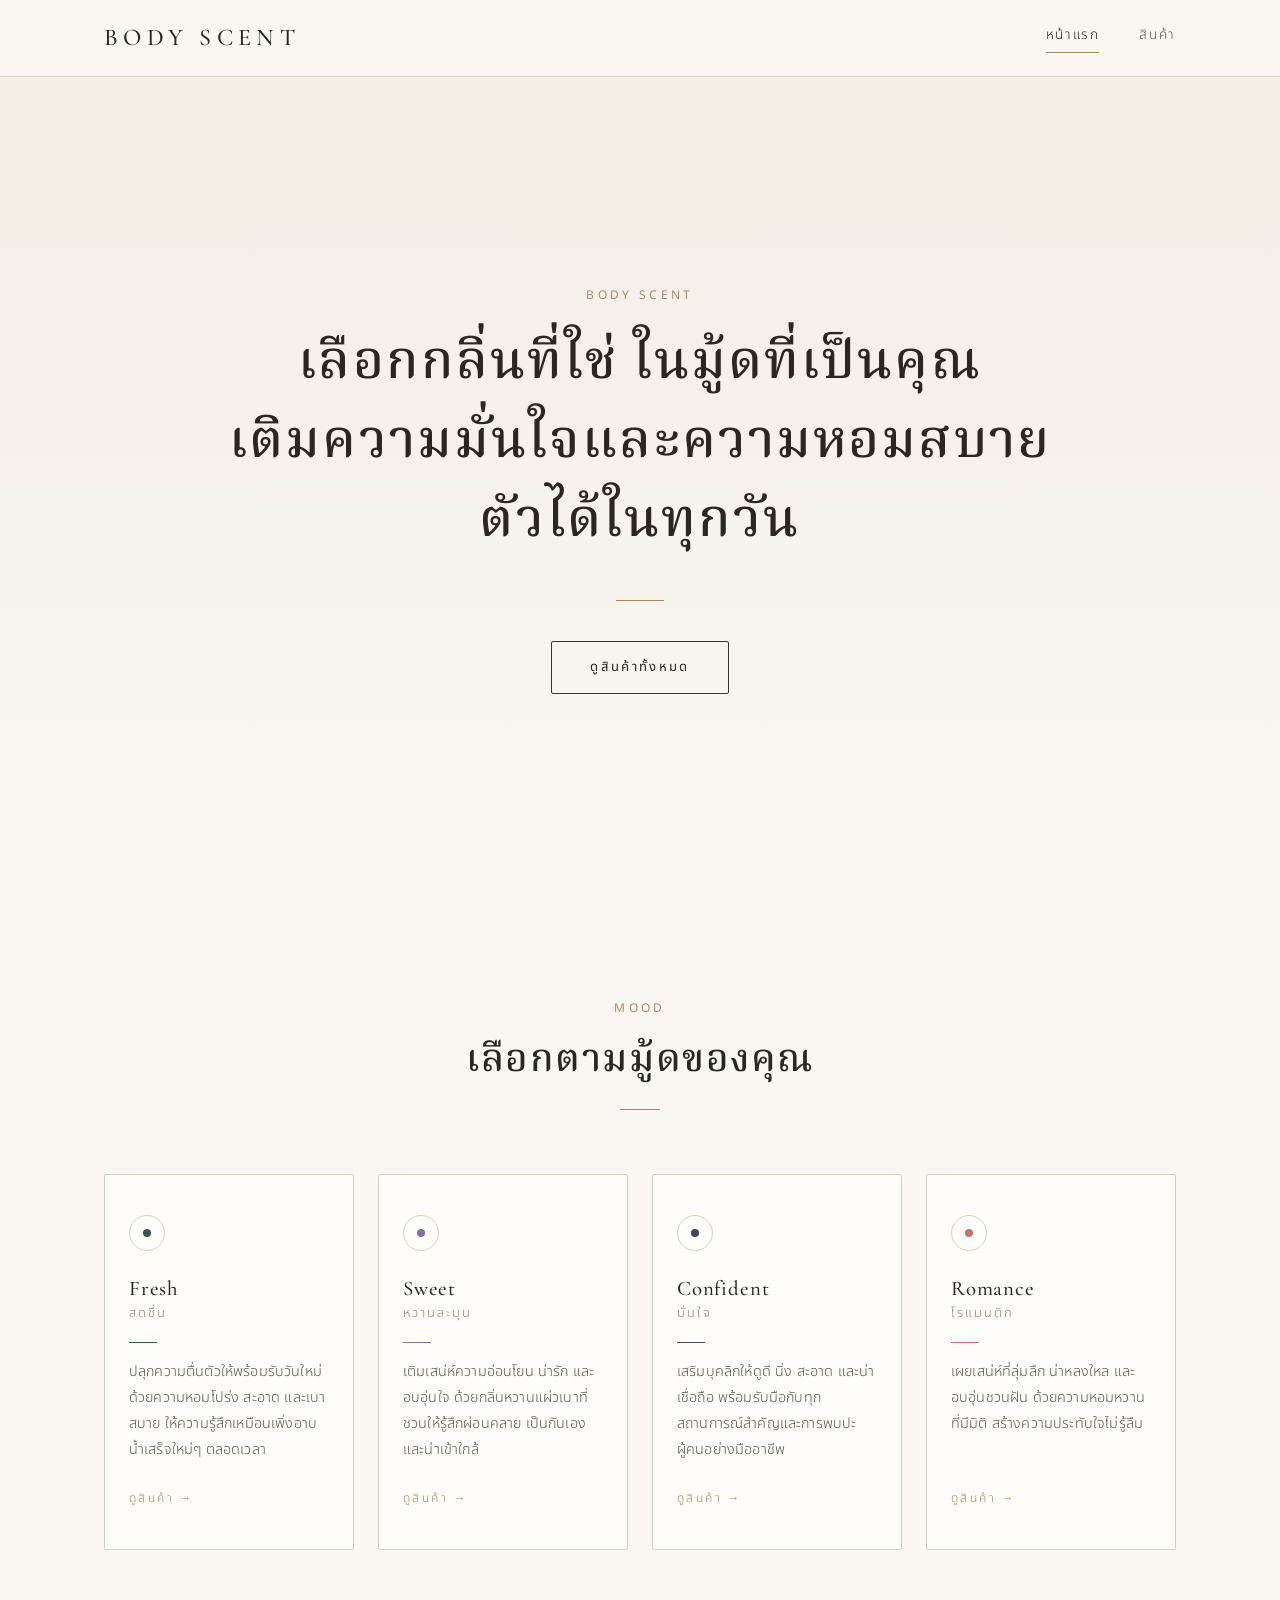
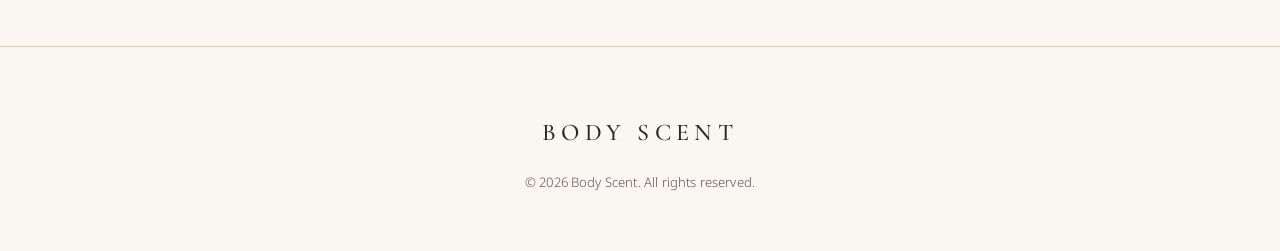
<file: index.html>
<!DOCTYPE html>
<html lang="th">
<head>
  <meta charset="UTF-8">
  <meta name="viewport" content="width=device-width, initial-scale=1">
  <title>Body Scent — เลือกกลิ่นที่ใช่ ในมู้ดที่เป็นคุณ</title>
  <meta name="description" content="Body Scent น้ำหอมฉีดตัวและโรลออน เลือกกลิ่นที่ใช่ ในมู้ดที่เป็นคุณ เติมความมั่นใจและความหอมสบายตัวได้ในทุกวัน">
  <link rel="stylesheet" href="style.css">

  <!-- สไตล์เฉพาะหน้าแรก (ไม่ต้องแก้ style.css) -->
  <style>
    .hero--full {
      min-height: calc(100vh - 76px);
      min-height: calc(100svh - 76px);
      display: flex;
      align-items: center;
      padding: var(--space-5) 0;
    }

    .hero--full h1 {
      max-width: 880px;
      margin: 0 auto;
      font-size: clamp(1.9rem, 4.6vw, 3.3rem);
      line-height: 1.5;
    }

    .hero--full h1 span { display: block; }

    .hero__rule {
      display: block;
      width: 48px;
      height: 1px;
      background: var(--gold);
      margin: var(--space-4) auto;
    }

    .mood-grid {
      display: grid;
      grid-template-columns: repeat(4, 1fr);
      gap: var(--space-3);
    }

    .mood-card {
      display: flex;
      flex-direction: column;
      padding: var(--space-4) var(--space-3);
      background: var(--white);
      border: 1px solid var(--line);
      border-radius: var(--radius);
      transition: border-color 0.35s var(--ease), transform 0.35s var(--ease);
    }

    .mood-card:hover {
      border-color: var(--gold-light);
      transform: translateY(-3px);
    }

    /* ไอคอนวงแหวนบางๆ + จุดสี mood เล็กๆ ตรงกลาง */
    .mood-icon {
      width: 36px;
      height: 36px;
      display: grid;
      place-items: center;
      border: 1px solid var(--line);
      border-radius: 50%;
      margin-bottom: var(--space-3);
    }

    .mood-icon::after {
      content: '';
      width: 8px;
      height: 8px;
      border-radius: 50%;
      background: var(--mood);
    }

    .mood-card h3 { margin-bottom: 0; }

    .mood-card__th {
      font-size: 0.8rem;
      letter-spacing: 0.16em;
      color: var(--ink-faint);
    }

    .mood-card p {
      font-size: 0.9rem;
      line-height: 1.8;
      flex: 1;
      margin-bottom: var(--space-3);
    }

    .mood-card__more {
      font-size: 0.75rem;
      letter-spacing: 0.2em;
      text-transform: uppercase;
      color: var(--gold);
    }

    @media (max-width: 960px) {
      .mood-grid { grid-template-columns: repeat(2, 1fr); }
    }

    @media (max-width: 768px) {
      .hero--full {
        min-height: calc(100vh - 64px);
        min-height: calc(100svh - 64px);
      }
    }

    @media (max-width: 520px) {
      .mood-grid { grid-template-columns: 1fr; }
      .mood-card { padding: var(--space-3); }
    }
  </style>
</head>
<body>

  <header class="site-header">
    <div class="container nav">
      <a href="index.html" class="logo">Body Scent</a>
      <nav class="nav-links">
        <a href="index.html" class="active">หน้าแรก</a>
        <a href="product.html">สินค้า</a>
      </nav>
    </div>
  </header>

  <main>
    <!-- Hero -->
    <section class="hero hero--full">
      <div class="container">
        <span class="eyebrow">Body Scent</span>
        <h1>
          <span>เลือกกลิ่นที่ใช่ ในมู้ดที่เป็นคุณ</span>
          <span>เติมความมั่นใจและความหอมสบายตัวได้ในทุกวัน</span>
        </h1>
        <span class="hero__rule"></span>
        <a href="product.html" class="btn">ดูสินค้าทั้งหมด</a>
      </div>
    </section>

    <!-- Moods -->
    <section class="section" id="moods">
      <div class="container">
        <div class="section-head">
          <span class="eyebrow">Mood</span>
          <h2>เลือกตามมู้ดของคุณ</h2>
        </div>

        <div class="mood-grid">
          <a class="mood-card" data-mood="fresh" href="product.html?mood=fresh">
            <span class="mood-icon" aria-hidden="true"></span>
            <h3>Fresh</h3>
            <span class="mood-card__th">สดชื่น</span>
            <span class="mood-line"></span>
            <p>ปลุกความตื่นตัวให้พร้อมรับวันใหม่ด้วยความหอมโปร่ง สะอาด และเบาสบาย ให้ความรู้สึกเหมือนเพิ่งอาบน้ำเสร็จใหม่ๆ ตลอดเวลา</p>
            <span class="mood-card__more">ดูสินค้า →</span>
          </a>

          <a class="mood-card" data-mood="sweet" href="product.html?mood=sweet">
            <span class="mood-icon" aria-hidden="true"></span>
            <h3>Sweet</h3>
            <span class="mood-card__th">หวานละมุน</span>
            <span class="mood-line"></span>
            <p>เติมเสน่ห์ความอ่อนโยน น่ารัก และอบอุ่นใจ ด้วยกลิ่นหวานแผ่วเบาที่ชวนให้รู้สึกผ่อนคลาย เป็นกันเอง และน่าเข้าใกล้</p>
            <span class="mood-card__more">ดูสินค้า →</span>
          </a>

          <a class="mood-card" data-mood="confident" href="product.html?mood=confident">
            <span class="mood-icon" aria-hidden="true"></span>
            <h3>Confident</h3>
            <span class="mood-card__th">มั่นใจ</span>
            <span class="mood-line"></span>
            <p>เสริมบุคลิกให้ดูดี นิ่ง สะอาด และน่าเชื่อถือ พร้อมรับมือกับทุกสถานการณ์สำคัญและการพบปะผู้คนอย่างมืออาชีพ</p>
            <span class="mood-card__more">ดูสินค้า →</span>
          </a>

          <a class="mood-card" data-mood="romance" href="product.html?mood=romance">
            <span class="mood-icon" aria-hidden="true"></span>
            <h3>Romance</h3>
            <span class="mood-card__th">โรแมนติก</span>
            <span class="mood-line"></span>
            <p>เผยเสน่ห์ที่ลุ่มลึก น่าหลงใหล และอบอุ่นชวนฝัน ด้วยความหอมหวานที่มีมิติ สร้างความประทับใจไม่รู้ลืม</p>
            <span class="mood-card__more">ดูสินค้า →</span>
          </a>
        </div>
      </div>
    </section>
  </main>

  <footer class="site-footer">
    <div class="container">
      <span class="logo">Body Scent</span>
      <p>© 2026 Body Scent. All rights reserved.</p>
    </div>
  </footer>

  <script src="script.js"></script>
</body>
</html>
</file>
<file: style.css>
/* =========================================================
   Body Scent — Global Theme
   Premium · Minimal · Warm neutrals with bronze-gold accent
   ========================================================= */

@import url('https://fonts.googleapis.com/css2?family=Cormorant+Garamond:wght@400;500;600&family=Noto+Sans+Thai:wght@300;400;500&family=Noto+Serif+Thai:wght@400;500;600&display=swap');

/* ---------- Design tokens ---------- */
:root {
  /* Neutrals */
  --white: #FFFDF9;
  --cream: #FAF7F2;
  --ivory: #F3EEE6;
  --sand: #E6DDD0;
  --beige-deep: #B9A88F;

  /* Ink */
  --ink: #2B2622;
  --ink-soft: #5E564E;
  --ink-faint: #8C8379;

  /* Accent (bronze / soft gold) */
  --gold: #A98A5B;
  --gold-light: #C9B38A;

  /* Lines */
  --line: #D9CFC0;
  --line-dark: #3A332D;

  /* Mood accents — used only as small touches */
  --mood-fresh: #2F5D50;      /* เขียวเข้ม */
  --mood-sweet: #8B6BA8;      /* ม่วงกลาง */
  --mood-confident: #3B4A5E;  /* น้ำเงินเทาเข้ม */
  --mood-romance: #C9706F;    /* แดงอ่อน */

  /* Type */
  --font-serif: 'Cormorant Garamond', 'Noto Serif Thai', Georgia, serif;
  --font-sans: 'Noto Sans Thai', 'Helvetica Neue', Arial, sans-serif;

  /* Spacing */
  --space-1: 0.5rem;
  --space-2: 1rem;
  --space-3: 1.5rem;
  --space-4: 2.5rem;
  --space-5: 4rem;
  --space-6: 6rem;
  --space-7: 9rem;

  --container: 1120px;
  --radius: 2px;
  --ease: cubic-bezier(0.22, 0.61, 0.36, 1);
}

/* ---------- Reset ---------- */
*, *::before, *::after { box-sizing: border-box; }

html {
  scroll-behavior: smooth;
  -webkit-text-size-adjust: 100%;
}

body {
  margin: 0;
  background: var(--cream);
  color: var(--ink);
  font-family: var(--font-sans);
  font-weight: 300;
  font-size: 1rem;
  line-height: 1.85;
  letter-spacing: 0.01em;
  -webkit-font-smoothing: antialiased;
}

img { max-width: 100%; display: block; }
a { color: inherit; text-decoration: none; }
ul { list-style: none; margin: 0; padding: 0; }
button, input, select, textarea { font: inherit; color: inherit; }

/* ---------- Typography ---------- */
h1, h2, h3, h4 {
  font-family: var(--font-serif);
  font-weight: 500;
  line-height: 1.3;
  letter-spacing: 0.04em;
  margin: 0 0 var(--space-2);
}

h1 { font-size: clamp(2.2rem, 5vw, 3.8rem); }
h2 { font-size: clamp(1.7rem, 3.2vw, 2.4rem); }
h3 { font-size: 1.3rem; }
p  { margin: 0 0 var(--space-2); color: var(--ink-soft); }

.eyebrow {
  display: block;
  font-family: var(--font-sans);
  font-size: 0.75rem;
  font-weight: 400;
  letter-spacing: 0.28em;
  text-transform: uppercase;
  color: var(--gold);
  margin-bottom: var(--space-2);
}

/* ---------- Layout ---------- */
.container {
  width: 100%;
  max-width: var(--container);
  margin: 0 auto;
  padding: 0 var(--space-3);
}

.section { padding: var(--space-6) 0; }
.section--alt { background: var(--ivory); }
.section--dark { background: var(--ink); color: var(--cream); }
.section--dark p { color: var(--sand); }

.section-head {
  text-align: center;
  max-width: 560px;
  margin: 0 auto var(--space-5);
}

/* thin gold divider under section titles */
.section-head h2::after {
  content: '';
  display: block;
  width: 40px;
  height: 1px;
  background: var(--gold);
  margin: var(--space-3) auto 0;
}

.text-center { text-align: center; }

/* ---------- Header / Nav ---------- */
.site-header {
  position: sticky;
  top: 0;
  z-index: 50;
  background: rgba(250, 247, 242, 0.92);
  backdrop-filter: blur(8px);
  border-bottom: 1px solid var(--line);
}

.nav {
  display: flex;
  align-items: center;
  justify-content: space-between;
  height: 76px;
}

.logo {
  font-family: var(--font-serif);
  font-size: 1.5rem;
  font-weight: 500;
  letter-spacing: 0.22em;
  text-transform: uppercase;
}

.nav-links {
  display: flex;
  gap: var(--space-4);
}

.nav-links a {
  font-size: 0.85rem;
  letter-spacing: 0.12em;
  color: var(--ink-soft);
  padding-bottom: 4px;
  border-bottom: 1px solid transparent;
  transition: color 0.3s var(--ease), border-color 0.3s var(--ease);
}

.nav-links a:hover,
.nav-links a.active {
  color: var(--ink);
  border-color: var(--gold);
}

/* ---------- Hero ---------- */
.hero {
  padding: var(--space-7) 0 var(--space-6);
  text-align: center;
  background: linear-gradient(180deg, var(--ivory) 0%, var(--cream) 100%);
}

.hero p {
  max-width: 520px;
  margin: 0 auto var(--space-4);
  font-size: 1.05rem;
}

/* ---------- Buttons ---------- */
.btn {
  display: inline-block;
  padding: 0.85rem 2.4rem;
  background: transparent;
  border: 1px solid var(--line-dark);
  border-radius: var(--radius);
  font-size: 0.82rem;
  font-weight: 400;
  letter-spacing: 0.18em;
  text-transform: uppercase;
  cursor: pointer;
  transition: background 0.35s var(--ease), color 0.35s var(--ease), border-color 0.35s var(--ease);
}

.btn:hover {
  background: var(--ink);
  color: var(--cream);
}

.btn--gold { border-color: var(--gold); color: var(--gold); }
.btn--gold:hover { background: var(--gold); color: var(--white); }

.btn--solid { background: var(--ink); color: var(--cream); }
.btn--solid:hover { background: transparent; color: var(--ink); }

.btn--block { display: block; width: 100%; text-align: center; }

.btn:focus-visible,
.filter-btn:focus-visible,
input:focus-visible,
textarea:focus-visible,
select:focus-visible {
  outline: 1px solid var(--gold);
  outline-offset: 3px;
}

/* ---------- Filters ---------- */
.filters {
  display: flex;
  flex-wrap: wrap;
  justify-content: center;
  gap: var(--space-1) var(--space-3);
  margin-bottom: var(--space-5);
}

.filter-btn {
  background: none;
  border: 0;
  border-bottom: 1px solid transparent;
  padding: 0.3rem 0;
  font-size: 0.85rem;
  letter-spacing: 0.14em;
  color: var(--ink-faint);
  cursor: pointer;
  transition: color 0.3s var(--ease), border-color 0.3s var(--ease);
}

.filter-btn:hover { color: var(--ink); }
.filter-btn.active { color: var(--ink); border-color: var(--gold); }

/* ---------- Mood system ----------
   Set data-mood on any element; children can use var(--mood).
   Color appears ONLY as small touches (dot, thin line). */
[data-mood="fresh"]     { --mood: var(--mood-fresh); }
[data-mood="sweet"]     { --mood: var(--mood-sweet); }
[data-mood="confident"] { --mood: var(--mood-confident); }
[data-mood="romance"]   { --mood: var(--mood-romance); }

.mood-label {
  display: inline-flex;
  align-items: center;
  gap: 0.6rem;
  font-size: 0.72rem;
  letter-spacing: 0.24em;
  text-transform: uppercase;
  color: var(--ink-faint);
}

.mood-label::before {
  content: '';
  width: 7px;
  height: 7px;
  border-radius: 50%;
  background: var(--mood, var(--gold));
}

/* short colored line under a heading */
.mood-line {
  display: block;
  width: 28px;
  height: 1px;
  background: var(--mood, var(--gold));
  margin: var(--space-2) 0;
}

/* ---------- Product grid & cards ---------- */
.product-grid {
  display: grid;
  grid-template-columns: repeat(auto-fill, minmax(250px, 1fr));
  gap: var(--space-4) var(--space-3);
}

.product-card {
  display: flex;
  flex-direction: column;
  background: var(--white);
  border: 1px solid var(--line);
  border-radius: var(--radius);
  transition: border-color 0.35s var(--ease), transform 0.35s var(--ease);
}

.product-card:hover {
  border-color: var(--gold-light);
  transform: translateY(-3px);
}

.product-card__image {
  aspect-ratio: 4 / 5;
  background: var(--ivory);
  overflow: hidden;
}

.product-card__image img {
  width: 100%;
  height: 100%;
  object-fit: cover;
  transition: transform 0.8s var(--ease);
}

.product-card:hover .product-card__image img { transform: scale(1.03); }

.product-card__body {
  display: flex;
  flex-direction: column;
  flex: 1;
  padding: var(--space-3);
}

.product-card__name {
  font-size: 1.15rem;
  margin-bottom: 0;
}

.product-card__desc {
  font-size: 0.88rem;
  line-height: 1.75;
  flex: 1;
}

.product-card__meta {
  display: flex;
  align-items: baseline;
  justify-content: space-between;
  padding-top: var(--space-2);
  margin-top: var(--space-1);
  border-top: 1px solid var(--line);
}

.product-card__size {
  font-size: 0.78rem;
  letter-spacing: 0.14em;
  color: var(--ink-faint);
}

.price {
  font-family: var(--font-serif);
  font-size: 1.3rem;
  font-weight: 500;
  color: var(--ink);
}

.price small {
  font-family: var(--font-sans);
  font-size: 0.75rem;
  color: var(--ink-faint);
  margin-left: 0.2rem;
}

.product-card .btn { margin-top: var(--space-2); }

/* ---------- Forms (order form) ---------- */
.form { max-width: 560px; margin: 0 auto; }

.field { margin-bottom: var(--space-3); }

.field label {
  display: block;
  font-size: 0.78rem;
  letter-spacing: 0.16em;
  text-transform: uppercase;
  color: var(--ink-faint);
  margin-bottom: 0.4rem;
}

.field input,
.field textarea,
.field select {
  width: 100%;
  padding: 0.7rem 0;
  background: transparent;
  border: 0;
  border-bottom: 1px solid var(--line);
  border-radius: 0;
  font-weight: 300;
  transition: border-color 0.3s var(--ease);
}

.field textarea { min-height: 96px; resize: vertical; }

.field input:focus,
.field textarea:focus,
.field select:focus {
  outline: none;
  border-bottom-color: var(--gold);
}

.form-status {
  margin-top: var(--space-2);
  font-size: 0.9rem;
  text-align: center;
  color: var(--ink-soft);
}

/* ---------- Feature / info blocks ---------- */
.features {
  display: grid;
  grid-template-columns: repeat(auto-fit, minmax(220px, 1fr));
  gap: var(--space-4);
}

.feature { text-align: center; }
.feature h3 { font-size: 1.1rem; }
.feature p  { font-size: 0.9rem; }

/* ---------- Footer ---------- */
.site-footer {
  padding: var(--space-5) 0 var(--space-4);
  border-top: 1px solid var(--line);
  text-align: center;
  font-size: 0.82rem;
  color: var(--ink-faint);
}

.site-footer .logo { display: block; margin-bottom: var(--space-2); color: var(--ink); }

/* ---------- Responsive ---------- */
@media (max-width: 768px) {
  .section { padding: var(--space-5) 0; }
  .hero { padding: var(--space-6) 0 var(--space-5); }
  .nav { height: 64px; }
  .nav-links { gap: var(--space-3); }
  .section-head { margin-bottom: var(--space-4); }
}

@media (max-width: 520px) {
  body { font-size: 0.95rem; }
  .container { padding: 0 var(--space-2); }
  .logo { font-size: 1.2rem; letter-spacing: 0.18em; }
  .nav-links a { font-size: 0.78rem; letter-spacing: 0.08em; }
  .product-grid { grid-template-columns: repeat(2, 1fr); gap: var(--space-3) var(--space-2); }
  .product-card__body { padding: var(--space-2); }
  .product-card__name { font-size: 1rem; }
  .product-card__desc { display: none; }
  .btn { padding: 0.8rem 1.4rem; }
}

@media (prefers-reduced-motion: reduce) {
  * { transition: none !important; scroll-behavior: auto !important; }
}
</file>
